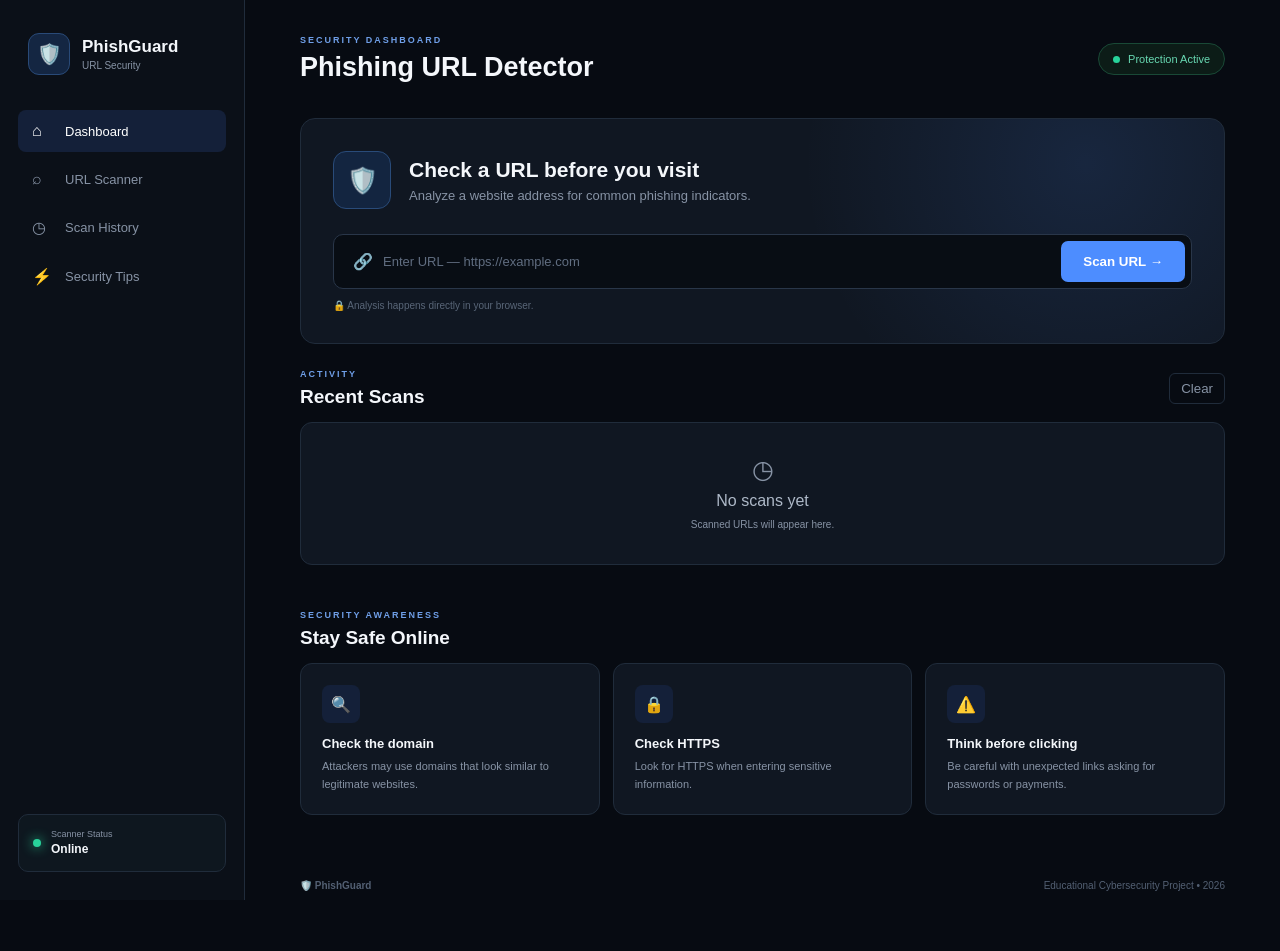
<file: index.html>
<!DOCTYPE html>
<html lang="en">

<head>

    <meta charset="UTF-8">

    <meta
        name="viewport"
        content="width=device-width, initial-scale=1.0"
    >

    <title>PhishGuard | Phishing URL Detector</title>

    <link rel="stylesheet" href="style.css">

</head>

<body>

<!-- SIDEBAR -->

<aside class="sidebar">

    <div class="brand">

        <div class="brand-icon">
            🛡️
        </div>

        <div>

            <h2>PhishGuard</h2>

            <span>
                URL Security
            </span>

        </div>

    </div>


    <nav>

        <a href="#dashboard" class="active">
            <span>⌂</span>
            Dashboard
        </a>

        <a href="#scanner">
            <span>⌕</span>
            URL Scanner
        </a>

        <a href="#history">
            <span>◷</span>
            Scan History
        </a>

        <a href="#tips">
            <span>⚡</span>
            Security Tips
        </a>

    </nav>


    <div class="system-status">

        <span class="status-dot"></span>

        <div>

            <small>Scanner Status</small>

            <strong>
                Online
            </strong>

        </div>

    </div>

</aside>


<!-- MAIN CONTENT -->

<main class="main">


    <!-- TOP -->

    <header class="topbar">

        <div>

            <p class="label">
                SECURITY DASHBOARD
            </p>

            <h1>
                Phishing URL Detector
            </h1>

        </div>


        <div class="protection">

            <span></span>

            Protection Active

        </div>

    </header>


    <!-- DASHBOARD -->

    <section id="dashboard" class="hero">

        <div class="hero-title">

            <div class="shield">
                🛡️
            </div>

            <div>

                <h2>
                    Check a URL before you visit
                </h2>

                <p>
                    Analyze a website address for
                    common phishing indicators.
                </p>

            </div>

        </div>


        <!-- URL INPUT -->

        <div id="scanner" class="scanner">

            <div class="input-area">

                <span>🔗</span>

                <input
                    id="urlInput"
                    type="text"
                    placeholder="Enter URL — https://example.com"
                    autocomplete="off"
                >

            </div>


            <button
                onclick="scanURL()"
                class="scan-btn"
            >

                Scan URL

                <span>→</span>

            </button>

        </div>


        <p class="privacy">

            🔒 Analysis happens directly in your browser.

        </p>

    </section>


    <!-- LOADING -->

    <section
        id="loading"
        class="loading"
    >

        <div class="spinner"></div>

        <h3>
            Analyzing URL...
        </h3>

        <p>
            Checking security indicators
        </p>

    </section>


    <!-- RESULT -->

    <section
        id="result"
        class="results"
    >

        <div class="result-top">

            <div>

                <p class="label">
                    SCAN RESULT
                </p>

                <h2 id="resultTitle">
                    Analysis Complete
                </h2>

            </div>


            <div
                id="riskBadge"
                class="risk-badge"
            >
                --
            </div>

        </div>


        <div class="result-grid">


            <!-- RISK -->

            <div class="card risk-card">

                <p class="card-label">
                    RISK SCORE
                </p>

                <div class="score-circle">

                    <div>

                        <strong id="score">
                            0
                        </strong>

                        <small>
                            /100
                        </small>

                    </div>

                </div>


                <p
                    id="recommendation"
                    class="recommendation"
                >
                </p>

            </div>


            <!-- URL -->

            <div class="card">

                <p class="card-label">
                    ANALYZED URL
                </p>


                <div
                    id="analyzedUrl"
                    class="url-box"
                >
                    --
                </div>


                <div class="url-info">

                    <div>

                        <span>
                            Protocol
                        </span>

                        <strong id="protocol">
                            --
                        </strong>

                    </div>


                    <div>

                        <span>
                            Domain
                        </span>

                        <strong id="domain">
                            --
                        </strong>

                    </div>


                    <div>

                        <span>
                            Length
                        </span>

                        <strong id="urlLength">
                            --
                        </strong>

                    </div>

                </div>

            </div>

        </div>


        <!-- INDICATORS -->

        <div class="card analysis">

            <div class="analysis-head">

                <div>

                    <p class="card-label">
                        SECURITY ANALYSIS
                    </p>

                    <h3>
                        Detection Indicators
                    </h3>

                </div>


                <span id="indicatorCount">
                    0 indicators
                </span>

            </div>


            <div
                id="indicators"
                class="indicators"
            >
            </div>

        </div>

    </section>


    <!-- HISTORY -->

    <section
        id="history"
        class="history"
    >

        <div class="section-head">

            <div>

                <p class="label">
                    ACTIVITY
                </p>

                <h2>
                    Recent Scans
                </h2>

            </div>


            <button
                onclick="clearHistory()"
                class="clear-btn"
            >
                Clear
            </button>

        </div>


        <div
            id="historyList"
            class="history-list"
        >

            <div class="empty">

                <div>
                    ◷
                </div>

                <p>
                    No scans yet
                </p>

                <small>
                    Scanned URLs will appear here.
                </small>

            </div>

        </div>

    </section>


    <!-- TIPS -->

    <section
        id="tips"
        class="tips"
    >

        <div class="section-head">

            <div>

                <p class="label">
                    SECURITY AWARENESS
                </p>

                <h2>
                    Stay Safe Online
                </h2>

            </div>

        </div>


        <div class="tip-grid">


            <div class="tip">

                <div class="tip-icon">
                    🔍
                </div>

                <h3>
                    Check the domain
                </h3>

                <p>
                    Attackers may use domains that
                    look similar to legitimate websites.
                </p>

            </div>


            <div class="tip">

                <div class="tip-icon">
                    🔒
                </div>

                <h3>
                    Check HTTPS
                </h3>

                <p>
                    Look for HTTPS when entering
                    sensitive information.
                </p>

            </div>


            <div class="tip">

                <div class="tip-icon">
                    ⚠️
                </div>

                <h3>
                    Think before clicking
                </h3>

                <p>
                    Be careful with unexpected links
                    asking for passwords or payments.
                </p>

            </div>


        </div>

    </section>


    <!-- FOOTER -->

    <footer>

        <strong>
            🛡️ PhishGuard
        </strong>

        <span>
            Educational Cybersecurity Project • 2026
        </span>

    </footer>


</main>


<script src="script.js?v=2"></script>

</body>

</html>
</file>
<file: style.css>
* {
    margin: 0;
    padding: 0;
    box-sizing: border-box;
}

:root {

    --bg: #070b12;

    --sidebar: #0b1018;

    --card: #101722;

    --card2: #0d141f;

    --border: #202c3b;

    --text: #f4f7fb;

    --muted: #8793a5;

    --blue: #4d8dff;

    --green: #28d39b;

    --yellow: #f4c451;

    --red: #ff596b;
}


html {
    scroll-behavior: smooth;
}


body {

    background: var(--bg);

    color: var(--text);

    font-family:
        Inter,
        Segoe UI,
        Arial,
        sans-serif;

    min-height: 100vh;

}


/* SIDEBAR */

.sidebar {

    position: fixed;

    left: 0;
    top: 0;

    width: 245px;

    height: 100vh;

    background: var(--sidebar);

    border-right:
        1px solid var(--border);

    padding: 28px 18px;

    display: flex;

    flex-direction: column;

}


.brand {

    display: flex;

    align-items: center;

    gap: 12px;

    padding:
        5px 10px 35px;

}


.brand-icon {

    width: 42px;
    height: 42px;

    display: flex;

    align-items: center;

    justify-content: center;

    background: #142642;

    border:
        1px solid #294a78;

    border-radius: 11px;

    font-size: 20px;

}


.brand h2 {

    font-size: 17px;

}


.brand span {

    display: block;

    color: var(--muted);

    font-size: 10px;

    margin-top: 3px;

}


nav {

    display: flex;

    flex-direction: column;

    gap: 6px;

}


nav a {

    display: flex;

    align-items: center;

    gap: 13px;

    padding: 12px 14px;

    color: var(--muted);

    text-decoration: none;

    border-radius: 8px;

    font-size: 13px;

    transition: .2s;

}


nav a:hover,
nav a.active {

    background: #142039;

    color: white;

}


nav a span {

    width: 20px;

    font-size: 16px;

}


.system-status {

    margin-top: auto;

    padding: 14px;

    background: #0e171f;

    border:
        1px solid var(--border);

    border-radius: 10px;

    display: flex;

    align-items: center;

    gap: 10px;

}


.status-dot {

    width: 8px;
    height: 8px;

    border-radius: 50%;

    background: var(--green);

    box-shadow:
        0 0 12px var(--green);

}


.system-status small {

    display: block;

    color: var(--muted);

    font-size: 9px;

}


.system-status strong {

    font-size: 12px;

}


/* MAIN */

.main {

    margin-left: 245px;

    padding: 35px 55px;

    max-width: 1500px;

}


/* TOP */

.topbar {

    display: flex;

    align-items: center;

    justify-content: space-between;

    margin-bottom: 35px;

}


.label {

    color: #6f9fe8;

    font-size: 9px;

    font-weight: 700;

    letter-spacing: 2px;

    margin-bottom: 7px;

}


.topbar h1 {

    font-size: 27px;

}


.protection {

    display: flex;

    align-items: center;

    gap: 8px;

    padding: 9px 14px;

    border:
        1px solid #194936;

    background: #0c1c17;

    color: #68d8b2;

    border-radius: 20px;

    font-size: 11px;

}


.protection span {

    width: 7px;
    height: 7px;

    background: var(--green);

    border-radius: 50%;

}


/* HERO */

.hero {

    background:

        radial-gradient(
            circle at 85% 20%,
            rgba(77,141,255,.13),
            transparent 35%
        ),

        var(--card);

    border:
        1px solid var(--border);

    border-radius: 15px;

    padding: 32px;

    margin-bottom: 25px;

}


.hero-title {

    display: flex;

    align-items: center;

    gap: 18px;

    margin-bottom: 25px;

}


.shield {

    width: 58px;
    height: 58px;

    display: flex;

    align-items: center;

    justify-content: center;

    background: #132540;

    border:
        1px solid #294b79;

    border-radius: 13px;

    font-size: 25px;

}


.hero h2 {

    font-size: 21px;

    margin-bottom: 6px;

}


.hero p {

    color: var(--muted);

    font-size: 13px;

}


/* SCANNER */

.scanner {

    display: flex;

    gap: 8px;

    background: #080d14;

    border:
        1px solid #293649;

    padding: 6px;

    border-radius: 10px;

}


.input-area {

    display: flex;

    align-items: center;

    gap: 10px;

    padding-left: 13px;

    flex: 1;

}


.input-area input {

    width: 100%;

    background: transparent;

    border: none;

    outline: none;

    color: white;

    font-size: 13px;

    padding: 13px 0;

}


.input-area input::placeholder {

    color: #606d80;

}


.scan-btn {

    border: none;

    background: var(--blue);

    color: white;

    padding: 0 22px;

    border-radius: 7px;

    font-weight: 700;

    cursor: pointer;

    transition: .2s;

}


.scan-btn:hover {

    background: #3d7ced;

    transform:
        translateY(-1px);

}


.privacy {

    margin-top: 11px;

    color: #596678 !important;

    font-size: 10px !important;

}


/* LOADING */

.loading {

    display: none;

    text-align: center;

    padding: 45px;

    background: var(--card);

    border:
        1px solid var(--border);

    border-radius: 13px;

    margin-bottom: 25px;

}


.spinner {

    width: 34px;
    height: 34px;

    margin:
        0 auto 14px;

    border:
        3px solid #26354a;

    border-top-color:
        var(--blue);

    border-radius: 50%;

    animation:
        spin .8s linear infinite;

}


@keyframes spin {

    to {
        transform:
            rotate(360deg);
    }

}


.loading h3 {

    margin-bottom: 5px;

}


.loading p {

    color: var(--muted);

    font-size: 11px;

}


/* RESULTS */

.results {

    display: none;

    margin-bottom: 35px;

}


.result-top {

    display: flex;

    justify-content: space-between;

    align-items: center;

    margin-bottom: 14px;

}


.result-top h2 {

    font-size: 19px;

}


.risk-badge {

    padding: 7px 13px;

    border-radius: 20px;

    background: #172237;

    color: #8bb5ff;

    font-size: 11px;

    font-weight: 700;

}


.result-grid {

    display: grid;

    grid-template-columns:
        280px 1fr;

    gap: 14px;

    margin-bottom: 14px;

}


.card {

    background: var(--card);

    border:
        1px solid var(--border);

    border-radius: 12px;

    padding: 22px;

}


.card-label {

    color: #667489;

    font-size: 9px;

    font-weight: 700;

    letter-spacing: 1.6px;

    margin-bottom: 14px;

}


/* SCORE */

.risk-card {

    text-align: center;

}


.score-circle {

    width: 125px;
    height: 125px;

    border-radius: 50%;

    border:
        8px solid #24466f;

    margin:
        10px auto 17px;

    display: flex;

    align-items: center;

    justify-content: center;

}


.score-circle strong {

    font-size: 31px;

}


.score-circle small {

    color: var(--muted);

    font-size: 11px;

}


.recommendation {

    color: var(--muted);

    font-size: 11px;

    line-height: 1.5;

}


/* URL */

.url-box {

    padding: 13px;

    background: #090e15;

    border:
        1px solid var(--border);

    border-radius: 8px;

    color: #9cbcf2;

    font-size: 12px;

    word-break: break-all;

    margin-bottom: 18px;

}


.url-info {

    display: flex;

    gap: 45px;

}


.url-info span {

    display: block;

    color: #5e6c7e;

    font-size: 9px;

    margin-bottom: 5px;

}


.url-info strong {

    font-size: 12px;

}


/* ANALYSIS */

.analysis-head {

    display: flex;

    justify-content: space-between;

    align-items: center;

    margin-bottom: 18px;

}


.analysis h3 {

    font-size: 15px;

}


.analysis-head > span {

    color: var(--muted);

    font-size: 10px;

}


.indicators {

    display: grid;

    grid-template-columns:
        repeat(2, 1fr);

    gap: 8px;

}


.indicator {

    padding: 12px;

    background: var(--card2);

    border:
        1px solid var(--border);

    border-radius: 8px;

    color: #bbc5d3;

    font-size: 11px;

}


.indicator.warning {

    border-color:
        #554925;

    color: #e0c36c;

}


.indicator.safe {

    border-color:
        #1b4c3c;

    color: #70d7b3;

}


/* HISTORY */

.history {

    margin-bottom: 45px;

}


.section-head {

    display: flex;

    align-items: center;

    justify-content: space-between;

    margin-bottom: 14px;

}


.section-head h2 {

    font-size: 19px;

}


.clear-btn {

    background: transparent;

    border:
        1px solid var(--border);

    color: var(--muted);

    padding: 7px 11px;

    border-radius: 6px;

    cursor: pointer;

}


.history-list {

    background: var(--card);

    border:
        1px solid var(--border);

    border-radius: 12px;

    overflow: hidden;

}


.empty {

    text-align: center;

    padding: 32px;

    color: var(--muted);

}


.empty div {

    font-size: 25px;

    margin-bottom: 8px;

}


.empty p {

    color: #aeb9c8;

    margin-bottom: 4px;

}


.empty small {

    font-size: 10px;

}


.history-item {

    display: flex;

    align-items: center;

    justify-content: space-between;

    padding: 14px 17px;

    border-bottom:
        1px solid var(--border);

}


.history-url {

    max-width: 65%;

    overflow: hidden;

    text-overflow: ellipsis;

    white-space: nowrap;

    color: #aab7c9;

    font-size: 11px;

}


.history-status {

    font-size: 10px;

    font-weight: 700;

}


/* TIPS */

.tips {

    margin-bottom: 40px;

}


.tip-grid {

    display: grid;

    grid-template-columns:
        repeat(3, 1fr);

    gap: 13px;

}


.tip {

    background: var(--card);

    border:
        1px solid var(--border);

    border-radius: 12px;

    padding: 21px;

}


.tip-icon {

    width: 38px;
    height: 38px;

    display: flex;

    align-items: center;

    justify-content: center;

    background: #142039;

    border-radius: 8px;

    margin-bottom: 13px;

}


.tip h3 {

    font-size: 13px;

    margin-bottom: 7px;

}


.tip p {

    color: var(--muted);

    font-size: 11px;

    line-height: 1.6;

}


/* FOOTER */

footer {

    display: flex;

    justify-content: space-between;

    color: #536073;

    font-size: 10px;

    padding:
        25px 0;

}


/* MOBILE */

@media(max-width:900px) {

    .sidebar {

        width: 70px;

    }

    .brand div:not(.brand-icon) {

        display: none;

    }

    nav a {

        justify-content: center;

    }

    nav a:not(.active) {

        font-size: 0;

    }

    .system-status {

        display: none;

    }

    .main {

        margin-left: 70px;

        padding: 25px;

    }

}


@media(max-width:650px) {

    .sidebar {

        display: none;

    }

    .main {

        margin-left: 0;

        padding: 17px;

    }

    .topbar {

        display: block;

    }

    .protection {

        display: inline-flex;

        margin-top: 12px;

    }

    .scanner {

        flex-direction: column;

    }

    .scan-btn {

        padding: 13px;

    }

    .result-grid {

        grid-template-columns: 1fr;

    }

    .indicators {

        grid-template-columns: 1fr;

    }

    .tip-grid {

        grid-template-columns: 1fr;

    }

    footer {

        display: block;

        line-height: 2;

    }

}
</file>
